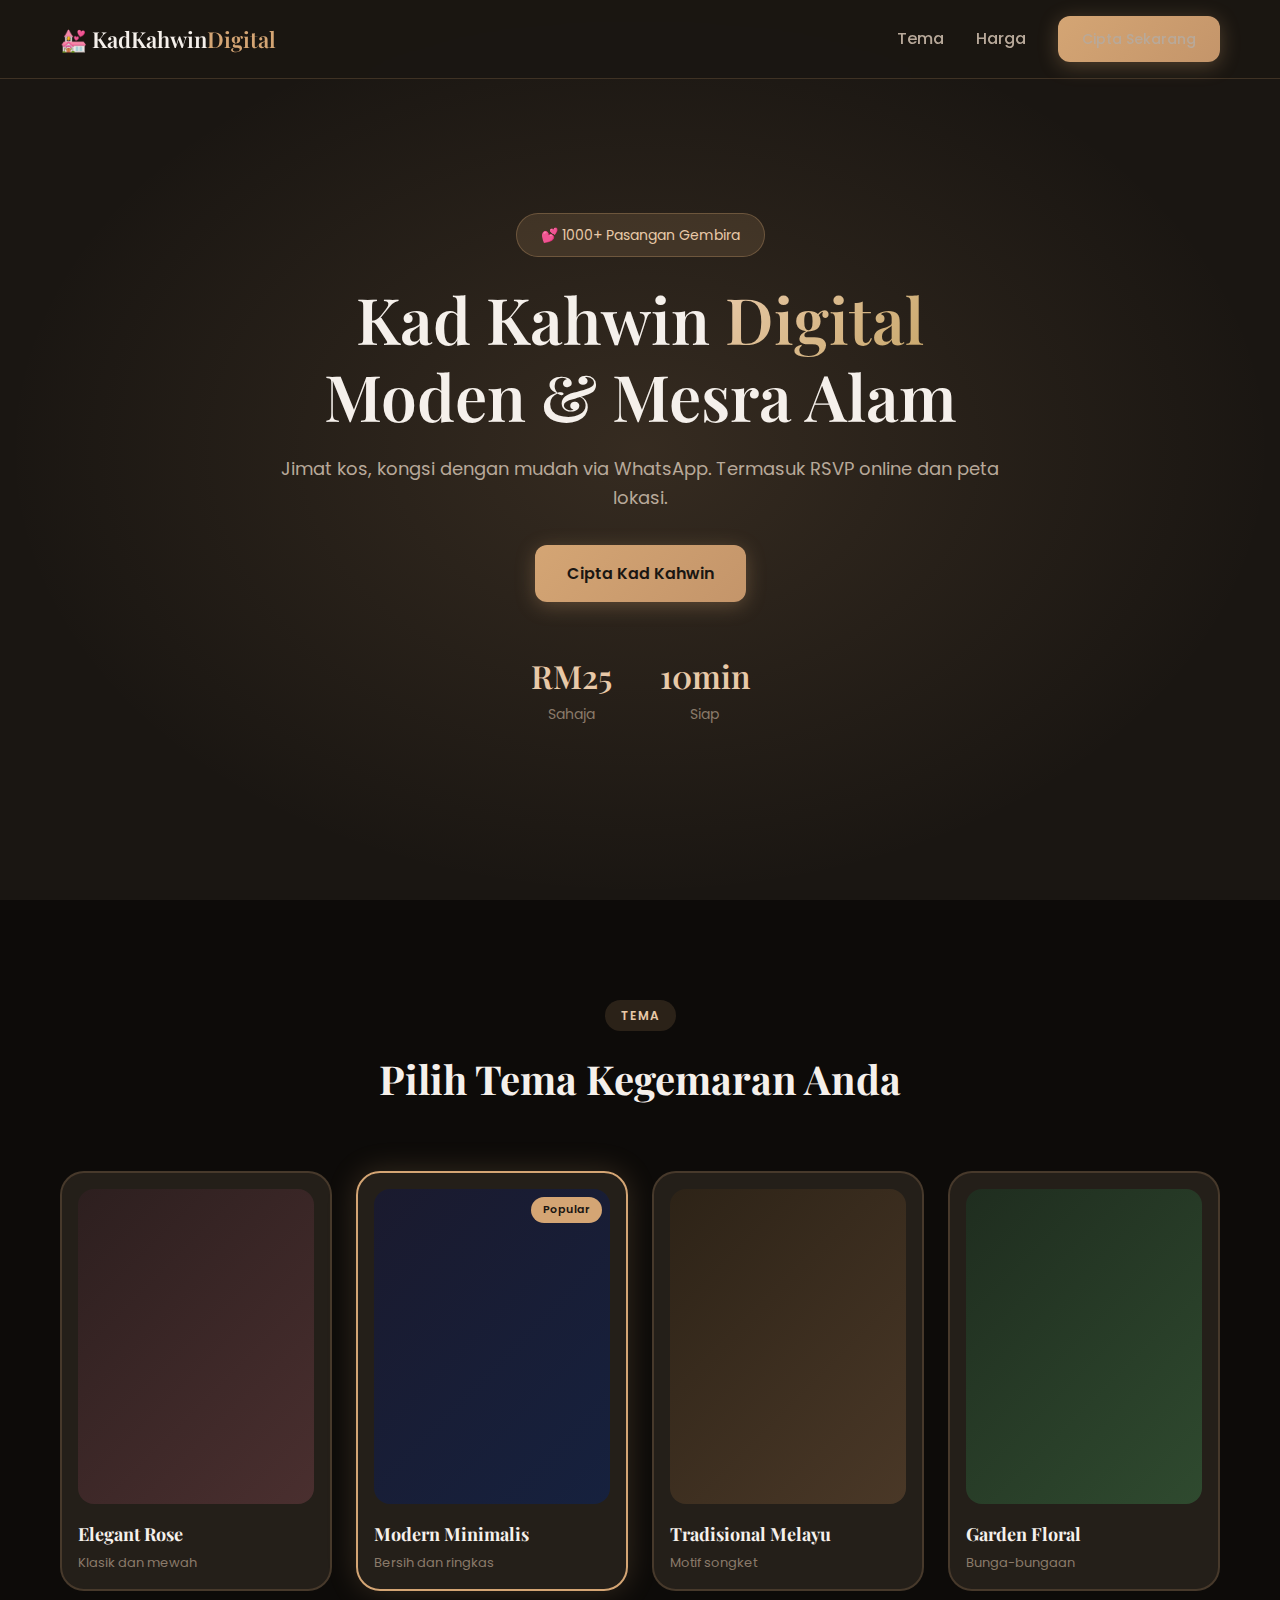
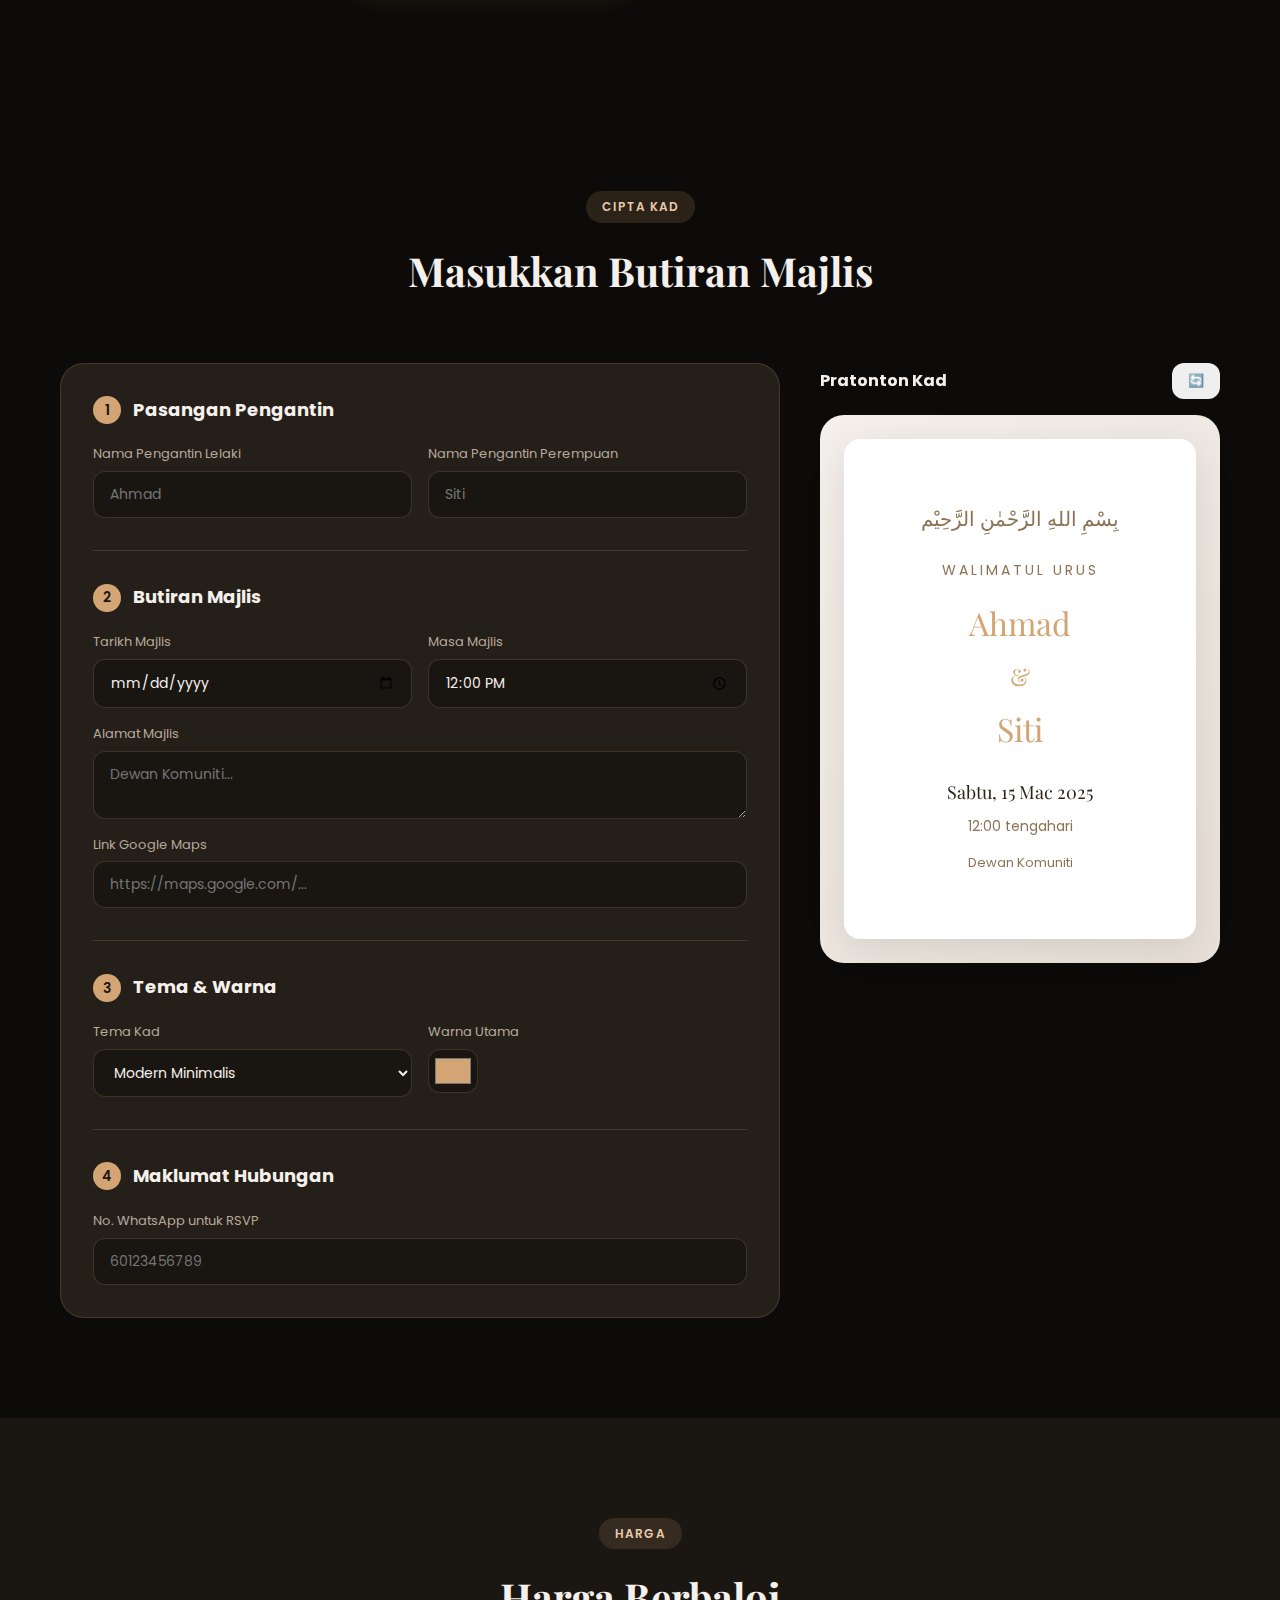
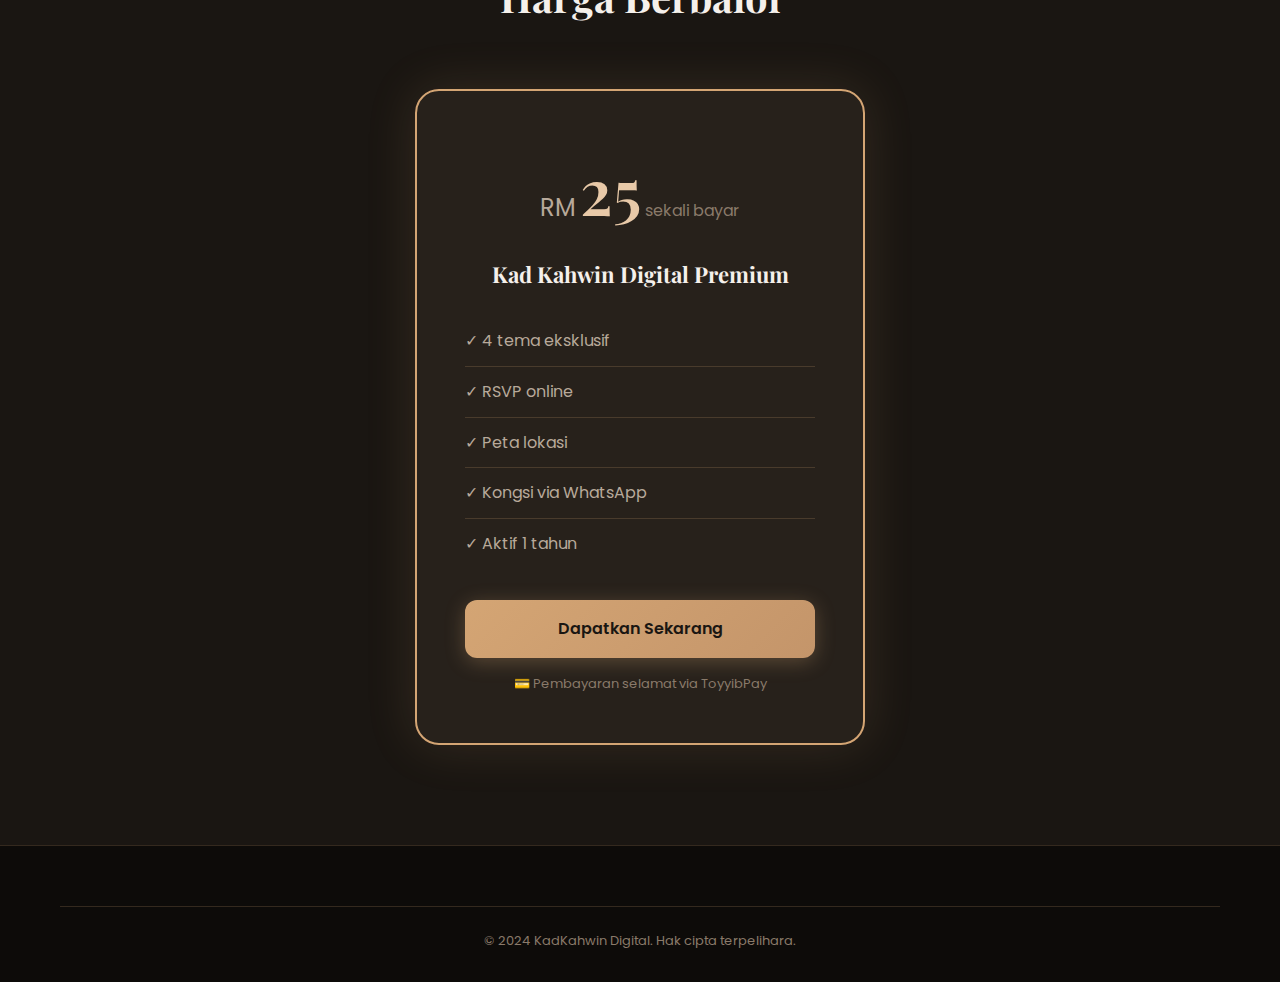
<file: index.html>
<!DOCTYPE html>
<html lang="ms">

<head>
    <meta charset="UTF-8">
    <meta name="viewport" content="width=device-width, initial-scale=1.0">
    <meta name="description" content="KadKahwin Digital - Kad kahwin digital moden dan mesra alam.">
    <title>KadKahwin Digital - Kad Kahwin Moden</title>
    <link
        href="https://fonts.googleapis.com/css2?family=Playfair+Display:wght@400;500;600;700&family=Poppins:wght@300;400;500;600;700&display=swap"
        rel="stylesheet">
    <link rel="stylesheet" href="style.css">
</head>

<body>
    <nav class="navbar">
        <div class="container nav-container">
            <a href="index.html" class="logo">💒 KadKahwin<span>Digital</span></a>
            <div class="nav-links">
                <a href="#themes">Tema</a>
                <a href="#pricing">Harga</a>
                <a href="#create" class="btn btn-primary">Cipta Sekarang</a>
            </div>
        </div>
    </nav>

    <section class="hero">
        <div class="hero-bg"></div>
        <div class="container hero-content">
            <span class="badge">💕 1000+ Pasangan Gembira</span>
            <h1>Kad Kahwin <span class="gradient-text">Digital</span><br>Moden & Mesra Alam</h1>
            <p class="subtitle">Jimat kos, kongsi dengan mudah via WhatsApp. Termasuk RSVP online dan peta lokasi.</p>
            <div class="hero-cta">
                <a href="#create" class="btn btn-primary btn-large">Cipta Kad Kahwin</a>
            </div>
            <div class="hero-stats">
                <div class="stat"><span class="num">RM25</span><span>Sahaja</span></div>
                <div class="stat"><span class="num">10min</span><span>Siap</span></div>
            </div>
        </div>
    </section>

    <section id="themes" class="themes">
        <div class="container">
            <div class="section-header">
                <span class="section-badge">TEMA</span>
                <h2>Pilih Tema Kegemaran Anda</h2>
            </div>
            <div class="themes-grid">
                <div class="theme-card" data-theme="elegant">
                    <div class="theme-preview elegant"></div>
                    <div class="theme-info">
                        <h3>Elegant Rose</h3>
                        <p>Klasik dan mewah</p>
                    </div>
                </div>
                <div class="theme-card active" data-theme="modern">
                    <div class="theme-preview modern"></div>
                    <div class="theme-info">
                        <h3>Modern Minimalis</h3>
                        <p>Bersih dan ringkas</p>
                    </div>
                    <span class="popular">Popular</span>
                </div>
                <div class="theme-card" data-theme="traditional">
                    <div class="theme-preview traditional"></div>
                    <div class="theme-info">
                        <h3>Tradisional Melayu</h3>
                        <p>Motif songket</p>
                    </div>
                </div>
                <div class="theme-card" data-theme="floral">
                    <div class="theme-preview floral"></div>
                    <div class="theme-info">
                        <h3>Garden Floral</h3>
                        <p>Bunga-bungaan</p>
                    </div>
                </div>
            </div>
        </div>
    </section>

    <section id="create" class="create">
        <div class="container">
            <div class="section-header">
                <span class="section-badge">CIPTA KAD</span>
                <h2>Masukkan Butiran Majlis</h2>
            </div>
            <div class="create-container">
                <div class="create-form">
                    <form id="weddingForm">
                        <div class="form-section">
                            <h3><span class="num">1</span> Pasangan Pengantin</h3>
                            <div class="form-grid">
                                <div class="form-group">
                                    <label>Nama Pengantin Lelaki</label>
                                    <input type="text" name="groom_name" required placeholder="Ahmad">
                                </div>
                                <div class="form-group">
                                    <label>Nama Pengantin Perempuan</label>
                                    <input type="text" name="bride_name" required placeholder="Siti">
                                </div>
                            </div>
                        </div>

                        <div class="form-section">
                            <h3><span class="num">2</span> Butiran Majlis</h3>
                            <div class="form-grid">
                                <div class="form-group">
                                    <label>Tarikh Majlis</label>
                                    <input type="date" name="event_date" required>
                                </div>
                                <div class="form-group">
                                    <label>Masa Majlis</label>
                                    <input type="time" name="event_time" value="12:00">
                                </div>
                                <div class="form-group full">
                                    <label>Alamat Majlis</label>
                                    <textarea name="venue_address" rows="2" placeholder="Dewan Komuniti..."></textarea>
                                </div>
                                <div class="form-group full">
                                    <label>Link Google Maps</label>
                                    <input type="url" name="maps_link" placeholder="https://maps.google.com/...">
                                </div>
                            </div>
                        </div>

                        <div class="form-section">
                            <h3><span class="num">3</span> Tema & Warna</h3>
                            <div class="form-grid">
                                <div class="form-group">
                                    <label>Tema Kad</label>
                                    <select name="theme" id="themeSelect">
                                        <option value="elegant">Elegant Rose</option>
                                        <option value="modern" selected>Modern Minimalis</option>
                                        <option value="traditional">Tradisional Melayu</option>
                                        <option value="floral">Garden Floral</option>
                                    </select>
                                </div>
                                <div class="form-group">
                                    <label>Warna Utama</label>
                                    <input type="color" name="primary_color" value="#d4a574">
                                </div>
                            </div>
                        </div>

                        <div class="form-section">
                            <h3><span class="num">4</span> Maklumat Hubungan</h3>
                            <div class="form-group">
                                <label>No. WhatsApp untuk RSVP</label>
                                <input type="tel" name="whatsapp" required placeholder="60123456789">
                            </div>
                        </div>
                    </form>
                </div>

                <div class="create-preview">
                    <div class="preview-header">
                        <h4>Pratonton Kad</h4>
                        <button type="button" id="refreshBtn" class="btn btn-small">🔄</button>
                    </div>
                    <div class="preview-container">
                        <div id="cardPreview" class="card-preview modern">
                            <div class="card-inner">
                                <div class="bismillah">بِسْمِ اللهِ الرَّحْمٰنِ الرَّحِيْم</div>
                                <div class="card-title">Walimatul Urus</div>
                                <div class="couple-names">
                                    <span class="groom">Ahmad</span>
                                    <span class="and">&</span>
                                    <span class="bride">Siti</span>
                                </div>
                                <div class="event-date">Sabtu, 15 Mac 2025</div>
                                <div class="event-time">12:00 tengahari</div>
                                <div class="venue">Dewan Komuniti</div>
                            </div>
                        </div>
                    </div>
                </div>
            </div>
        </div>
    </section>

    <section id="pricing" class="pricing">
        <div class="container">
            <div class="section-header">
                <span class="section-badge">HARGA</span>
                <h2>Harga Berbaloi</h2>
            </div>
            <div class="pricing-card">
                <div class="price-tag">
                    <span class="currency">RM</span>
                    <span class="amount">25</span>
                    <span class="period">sekali bayar</span>
                </div>
                <h3>Kad Kahwin Digital Premium</h3>
                <ul class="features-list">
                    <li>✓ 4 tema eksklusif</li>
                    <li>✓ RSVP online</li>
                    <li>✓ Peta lokasi</li>
                    <li>✓ Kongsi via WhatsApp</li>
                    <li>✓ Aktif 1 tahun</li>
                </ul>
                <!-- TOYYIBPAY: Replace YOUR_TOYYIBPAY_LINK with your actual ToyyibPay payment link -->
                <a href="YOUR_TOYYIBPAY_LINK" id="payButton" class="btn btn-primary btn-large btn-full"
                    onclick="saveCardData()">
                    Dapatkan Sekarang
                </a>
                <p class="note">💳 Pembayaran selamat via ToyyibPay</p>
            </div>
        </div>
    </section>

    <footer class="footer">
        <div class="container">
            <div class="footer-bottom">
                <p>&copy; 2024 KadKahwin Digital. Hak cipta terpelihara.</p>
            </div>
        </div>
    </footer>

    <script src="script.js"></script>
</body>

</html>
</file>
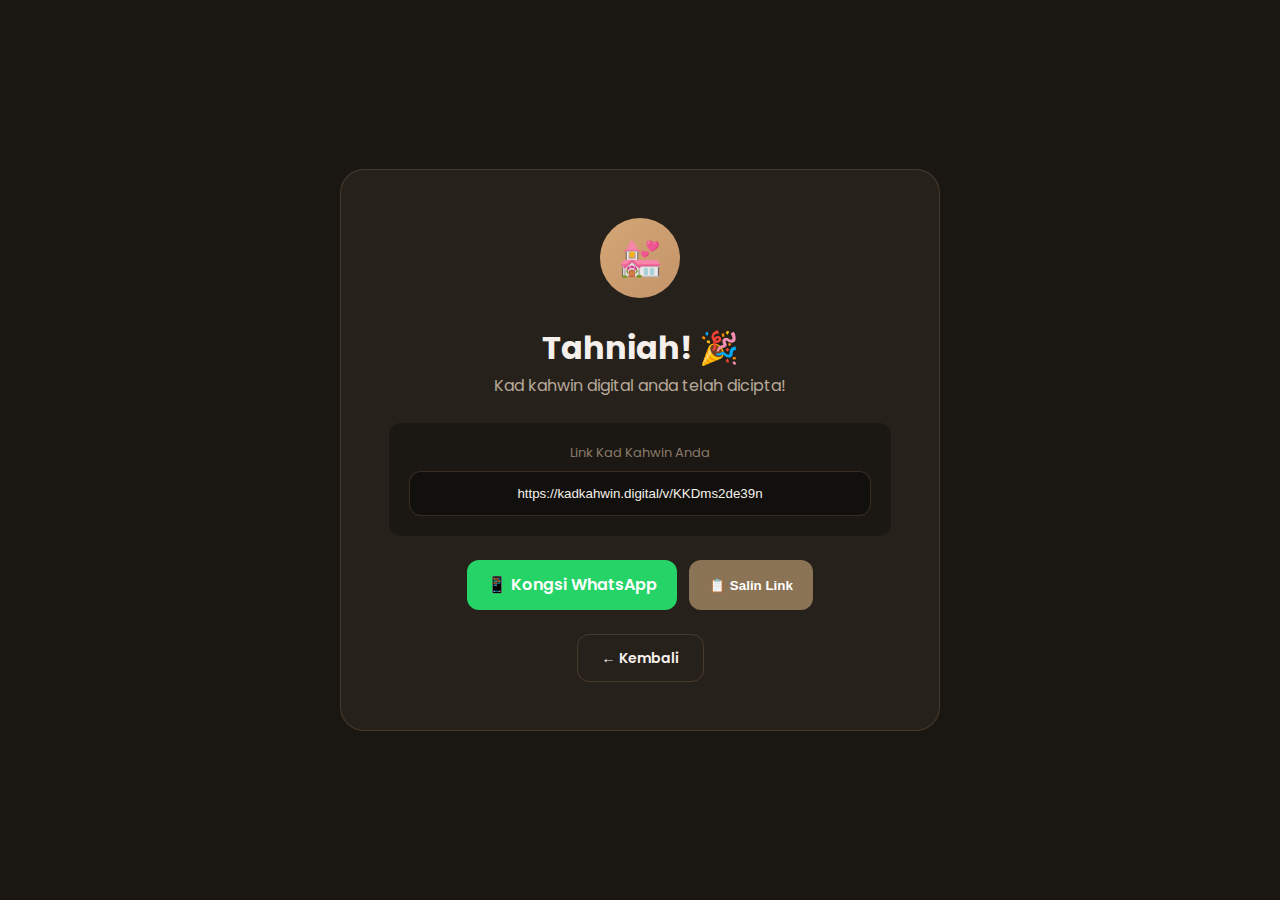
<file: success.html>
<!DOCTYPE html>
<html lang="ms">

<head>
    <meta charset="UTF-8">
    <meta name="viewport" content="width=device-width, initial-scale=1.0">
    <title>Berjaya - KadKahwin Digital</title>
    <link
        href="https://fonts.googleapis.com/css2?family=Playfair+Display:wght@400;600&family=Poppins:wght@400;500;600&display=swap"
        rel="stylesheet">
    <link rel="stylesheet" href="style.css">
    <style>
        .success-page {
            min-height: 100vh;
            display: flex;
            align-items: center;
            justify-content: center;
            padding: 40px 20px;
        }

        .success-card {
            background: var(--bg-card);
            border: 1px solid var(--border-color);
            border-radius: var(--radius-xl);
            padding: 48px;
            max-width: 600px;
            width: 100%;
            text-align: center;
        }

        .success-icon {
            width: 80px;
            height: 80px;
            background: linear-gradient(135deg, var(--primary), var(--primary-dark));
            border-radius: 50%;
            display: flex;
            align-items: center;
            justify-content: center;
            margin: 0 auto 24px;
            font-size: 36px;
        }

        .card-link-box {
            background: rgba(0, 0, 0, 0.3);
            border-radius: var(--radius-md);
            padding: 20px;
            margin: 24px 0;
        }

        .card-link-box input {
            width: 100%;
            padding: 14px;
            background: rgba(0, 0, 0, 0.3);
            border: 1px solid var(--border-color);
            border-radius: var(--radius-md);
            color: var(--text-primary);
            text-align: center;
        }

        .share-btns {
            display: flex;
            gap: 12px;
            justify-content: center;
            flex-wrap: wrap;
            margin-bottom: 24px;
        }

        .share-btn {
            padding: 12px 20px;
            background: #25d366;
            color: white;
            border-radius: var(--radius-md);
            text-decoration: none;
            font-weight: 600;
        }
    </style>
</head>

<body>
    <div class="success-page">
        <div class="success-card">
            <div class="success-icon">💒</div>
            <h1>Tahniah! 🎉</h1>
            <p style="color:var(--text-secondary);margin-bottom:16px">Kad kahwin digital anda telah dicipta!</p>

            <div class="card-link-box">
                <label style="display:block;margin-bottom:8px;color:var(--text-muted);font-size:13px">Link Kad Kahwin
                    Anda</label>
                <input type="text" id="cardUrl" readonly onclick="this.select()">
            </div>

            <div class="share-btns">
                <a href="#" id="whatsappShare" class="share-btn">📱 Kongsi WhatsApp</a>
                <button onclick="copyLink()" class="share-btn"
                    style="background:var(--secondary);border:none;cursor:pointer">📋 Salin Link</button>
            </div>

            <a href="index.html" class="btn btn-secondary">← Kembali</a>
        </div>
    </div>
    <script>
        const cardData = JSON.parse(localStorage.getItem('cardData') || '{}');
        const cardId = 'KKD' + Date.now().toString(36);
        const cardUrl = 'https://kadkahwin.digital/v/' + cardId;

        document.getElementById('cardUrl').value = cardUrl;
        document.getElementById('whatsappShare').href = 'https://wa.me/?text=' + encodeURIComponent('Anda dijemput ke majlis perkahwinan kami! ' + cardUrl);

        function copyLink() {
            document.getElementById('cardUrl').select();
            document.execCommand('copy');
            alert('Link telah disalin!');
        }
    </script>
</body>

</html>
</file>
<file: style.css>
:root {
    --primary: #d4a574;
    --primary-dark: #c4956a;
    --primary-light: #e8c9a8;
    --secondary: #8b7355;
    --accent: #c9a86c;
    --bg-dark: #1a1612;
    --bg-darker: #0d0b09;
    --bg-card: rgba(42, 36, 30, 0.8);
    --text-primary: #f5f0eb;
    --text-secondary: #b8a99a;
    --text-muted: #8a7a6a;
    --border-color: rgba(212, 165, 116, 0.2);
    --radius-md: 12px;
    --radius-lg: 16px;
    --radius-xl: 24px;
    --transition: 300ms ease;
    --font-display: 'Playfair Display', serif;
    --font-body: 'Poppins', sans-serif;
}

*,
*::before,
*::after {
    margin: 0;
    padding: 0;
    box-sizing: border-box;
}

html {
    scroll-behavior: smooth;
}

body {
    font-family: var(--font-body);
    background: var(--bg-dark);
    color: var(--text-primary);
    line-height: 1.6;
}

.container {
    max-width: 1200px;
    margin: 0 auto;
    padding: 0 20px;
}

.navbar {
    position: fixed;
    top: 0;
    left: 0;
    right: 0;
    z-index: 1000;
    padding: 16px 0;
    background: rgba(26, 22, 18, 0.95);
    backdrop-filter: blur(20px);
    border-bottom: 1px solid var(--border-color);
}

.nav-container {
    display: flex;
    align-items: center;
    justify-content: space-between;
}

.logo {
    font-family: var(--font-display);
    font-size: 22px;
    font-weight: 600;
    color: var(--text-primary);
    text-decoration: none;
}

.logo span {
    color: var(--primary);
}

.nav-links {
    display: flex;
    align-items: center;
    gap: 32px;
}

.nav-links a {
    color: var(--text-secondary);
    text-decoration: none;
    font-weight: 500;
    transition: var(--transition);
}

.nav-links a:hover {
    color: var(--text-primary);
}

.btn {
    display: inline-flex;
    align-items: center;
    justify-content: center;
    gap: 8px;
    padding: 12px 24px;
    font-family: inherit;
    font-size: 14px;
    font-weight: 600;
    border-radius: var(--radius-md);
    border: none;
    cursor: pointer;
    transition: var(--transition);
    text-decoration: none;
}

.btn-primary {
    background: linear-gradient(135deg, var(--primary), var(--primary-dark));
    color: #1a1612;
    box-shadow: 0 4px 20px rgba(212, 165, 116, 0.3);
}

.btn-primary:hover {
    transform: translateY(-2px);
    box-shadow: 0 6px 25px rgba(212, 165, 116, 0.4);
}

.btn-secondary {
    background: transparent;
    color: var(--text-primary);
    border: 1px solid var(--border-color);
}

.btn-secondary:hover {
    border-color: var(--primary);
    background: rgba(212, 165, 116, 0.1);
}

.btn-large {
    padding: 16px 32px;
    font-size: 16px;
}

.btn-small {
    padding: 8px 16px;
    font-size: 13px;
}

.btn-full {
    width: 100%;
}

.hero {
    min-height: 100vh;
    display: flex;
    align-items: center;
    justify-content: center;
    text-align: center;
    padding: 120px 0 80px;
    position: relative;
}

.hero-bg {
    position: absolute;
    inset: 0;
    background: radial-gradient(ellipse at center, rgba(212, 165, 116, 0.15), transparent 70%);
    z-index: -1;
}

.hero-content {
    max-width: 800px;
}

.badge {
    display: inline-block;
    padding: 10px 24px;
    background: rgba(212, 165, 116, 0.15);
    border: 1px solid rgba(212, 165, 116, 0.3);
    border-radius: 50px;
    font-size: 14px;
    color: var(--primary-light);
    margin-bottom: 24px;
}

.hero h1 {
    font-family: var(--font-display);
    font-size: clamp(40px, 6vw, 64px);
    font-weight: 600;
    margin-bottom: 20px;
    line-height: 1.2;
}

.gradient-text {
    background: linear-gradient(135deg, var(--primary-light), var(--accent));
    -webkit-background-clip: text;
    -webkit-text-fill-color: transparent;
    background-clip: text;
}

.hero .subtitle {
    font-size: 18px;
    color: var(--text-secondary);
    margin-bottom: 32px;
}

.hero-cta {
    display: flex;
    gap: 16px;
    justify-content: center;
    margin-bottom: 48px;
}

.hero-stats {
    display: flex;
    justify-content: center;
    gap: 48px;
}

.stat {
    text-align: center;
}

.stat .num {
    display: block;
    font-family: var(--font-display);
    font-size: 32px;
    font-weight: 600;
    color: var(--primary-light);
}

.stat span:last-child {
    font-size: 14px;
    color: var(--text-muted);
}

section {
    padding: 100px 0;
}

.section-header {
    text-align: center;
    margin-bottom: 60px;
}

.section-badge {
    display: inline-block;
    padding: 6px 16px;
    background: rgba(212, 165, 116, 0.15);
    color: var(--primary-light);
    border-radius: 50px;
    font-size: 12px;
    font-weight: 600;
    letter-spacing: 1px;
    margin-bottom: 16px;
}

.section-header h2 {
    font-family: var(--font-display);
    font-size: clamp(28px, 4vw, 40px);
    margin-bottom: 12px;
}

.section-header p {
    color: var(--text-secondary);
    font-size: 18px;
}

.themes {
    background: var(--bg-darker);
}

.themes-grid {
    display: grid;
    grid-template-columns: repeat(auto-fit, minmax(260px, 1fr));
    gap: 24px;
}

.theme-card {
    background: var(--bg-card);
    border: 2px solid var(--border-color);
    border-radius: var(--radius-xl);
    padding: 16px;
    cursor: pointer;
    transition: var(--transition);
    position: relative;
}

.theme-card:hover {
    border-color: var(--primary);
    transform: translateY(-4px);
}

.theme-card.active {
    border-color: var(--primary);
    box-shadow: 0 0 30px rgba(212, 165, 116, 0.2);
}

.theme-preview {
    aspect-ratio: 3/4;
    border-radius: var(--radius-lg);
    margin-bottom: 16px;
}

.theme-preview.elegant {
    background: linear-gradient(135deg, #2d1f1f, #4a2f2f);
}

.theme-preview.modern {
    background: linear-gradient(135deg, #1a1a2e, #16213e);
}

.theme-preview.traditional {
    background: linear-gradient(135deg, #2d2317, #4a3827);
}

.theme-preview.floral {
    background: linear-gradient(135deg, #1f2d1f, #2f4a2f);
}

.theme-info h3 {
    font-family: var(--font-display);
    font-size: 18px;
    margin-bottom: 4px;
}

.theme-info p {
    font-size: 13px;
    color: var(--text-muted);
}

.popular {
    position: absolute;
    top: 24px;
    right: 24px;
    background: var(--primary);
    color: #1a1612;
    padding: 4px 12px;
    border-radius: 50px;
    font-size: 11px;
    font-weight: 600;
}

.features-grid {
    display: grid;
    grid-template-columns: repeat(auto-fit, minmax(300px, 1fr));
    gap: 24px;
}

.feature-card {
    background: var(--bg-card);
    border: 1px solid var(--border-color);
    border-radius: var(--radius-lg);
    padding: 32px;
    transition: var(--transition);
}

.feature-card:hover {
    border-color: var(--primary);
    transform: translateY(-4px);
}

.feature-icon {
    font-size: 40px;
    margin-bottom: 20px;
    display: block;
}

.feature-card h3 {
    font-size: 18px;
    margin-bottom: 8px;
}

.feature-card p {
    font-size: 14px;
    color: var(--text-secondary);
}

.create {
    background: var(--bg-darker);
}

.create-container {
    display: grid;
    grid-template-columns: 1fr 400px;
    gap: 40px;
    align-items: start;
}

.create-form {
    background: var(--bg-card);
    border: 1px solid var(--border-color);
    border-radius: var(--radius-xl);
    padding: 32px;
}

.form-section {
    margin-bottom: 32px;
    padding-bottom: 32px;
    border-bottom: 1px solid var(--border-color);
}

.form-section:last-child {
    border-bottom: none;
    margin-bottom: 0;
    padding-bottom: 0;
}

.form-section h3 {
    display: flex;
    align-items: center;
    gap: 12px;
    font-size: 18px;
    margin-bottom: 20px;
}

.form-section .num {
    display: flex;
    align-items: center;
    justify-content: center;
    width: 28px;
    height: 28px;
    background: var(--primary);
    color: #1a1612;
    border-radius: 50%;
    font-size: 14px;
    font-weight: 600;
}

.form-grid {
    display: grid;
    grid-template-columns: repeat(2, 1fr);
    gap: 16px;
}

.form-group {
    display: flex;
    flex-direction: column;
    gap: 6px;
}

.form-group.full {
    grid-column: 1 / -1;
}

.form-group label {
    font-size: 13px;
    color: var(--text-secondary);
}

.form-group input,
.form-group textarea,
.form-group select {
    padding: 12px 16px;
    background: rgba(0, 0, 0, 0.3);
    border: 1px solid var(--border-color);
    border-radius: var(--radius-md);
    color: var(--text-primary);
    font-family: inherit;
    font-size: 14px;
    transition: var(--transition);
}

.form-group input:focus,
.form-group textarea:focus,
.form-group select:focus {
    outline: none;
    border-color: var(--primary);
}

.form-group input[type="color"] {
    height: 44px;
    padding: 4px;
    cursor: pointer;
}

.create-preview {
    position: sticky;
    top: 100px;
}

.preview-header {
    display: flex;
    justify-content: space-between;
    align-items: center;
    margin-bottom: 16px;
}

.preview-header h4 {
    font-size: 16px;
}

.preview-container {
    background: linear-gradient(135deg, #f5f0eb, #e8e0d8);
    border-radius: var(--radius-xl);
    padding: 24px;
}

.card-preview {
    background: white;
    border-radius: var(--radius-lg);
    padding: 40px 24px;
    text-align: center;
    min-height: 500px;
    display: flex;
    align-items: center;
    justify-content: center;
    box-shadow: 0 10px 40px rgba(0, 0, 0, 0.1);
}

.card-inner {
    color: #2d2417;
}

.bismillah {
    font-size: 20px;
    margin-bottom: 24px;
    color: #8b7355;
}

.card-title {
    font-size: 14px;
    letter-spacing: 3px;
    color: #8b7355;
    margin-bottom: 16px;
    text-transform: uppercase;
}

.couple-names {
    margin-bottom: 24px;
}

.couple-names .groom,
.couple-names .bride {
    font-family: var(--font-display);
    font-size: 32px;
    display: block;
    color: #2d2417;
}

.couple-names .and {
    font-family: var(--font-display);
    font-size: 24px;
    color: var(--primary);
    margin: 8px 0;
    display: block;
}

.event-date {
    font-family: var(--font-display);
    font-size: 18px;
    color: #2d2417;
    margin-bottom: 8px;
}

.event-time {
    font-size: 14px;
    color: #8b7355;
    margin-bottom: 16px;
}

.venue {
    font-size: 13px;
    color: #8b7355;
    max-width: 200px;
    margin: 0 auto;
}

.pricing {
    background: var(--bg-dark);
}

.pricing-card {
    max-width: 450px;
    margin: 0 auto;
    background: var(--bg-card);
    border: 2px solid var(--primary);
    border-radius: var(--radius-xl);
    padding: 48px;
    text-align: center;
    box-shadow: 0 0 50px rgba(212, 165, 116, 0.15);
}

.price-tag {
    display: flex;
    align-items: baseline;
    justify-content: center;
    gap: 4px;
    margin-bottom: 16px;
}

.price-tag .currency {
    font-size: 24px;
    color: var(--text-secondary);
}

.price-tag .amount {
    font-family: var(--font-display);
    font-size: 64px;
    font-weight: 600;
    color: var(--primary-light);
}

.price-tag .period {
    font-size: 16px;
    color: var(--text-muted);
}

.pricing-card h3 {
    font-family: var(--font-display);
    font-size: 22px;
    margin-bottom: 24px;
}

.features-list {
    list-style: none;
    text-align: left;
    margin-bottom: 32px;
}

.features-list li {
    padding: 12px 0;
    border-bottom: 1px solid var(--border-color);
    color: var(--text-secondary);
}

.features-list li:last-child {
    border-bottom: none;
}

.pricing-card .note {
    margin-top: 16px;
    font-size: 13px;
    color: var(--text-muted);
}

.footer {
    background: var(--bg-darker);
    padding: 60px 0 30px;
    border-top: 1px solid var(--border-color);
}

.footer-content {
    display: grid;
    grid-template-columns: 2fr 1fr;
    gap: 40px;
    margin-bottom: 40px;
}

.footer-brand p {
    margin-top: 12px;
    color: var(--text-secondary);
    font-size: 14px;
}

.footer-links h4 {
    font-size: 14px;
    margin-bottom: 16px;
}

.footer-links a {
    display: block;
    color: var(--text-secondary);
    font-size: 14px;
    margin-bottom: 8px;
    text-decoration: none;
}

.footer-bottom {
    text-align: center;
    padding-top: 24px;
    border-top: 1px solid var(--border-color);
    color: var(--text-muted);
    font-size: 13px;
}

@media (max-width: 1024px) {
    .create-container {
        grid-template-columns: 1fr;
    }

    .create-preview {
        position: static;
    }
}

@media (max-width: 768px) {
    .nav-links {
        display: none;
    }

    .hero-cta {
        flex-direction: column;
    }

    .hero-stats {
        flex-direction: column;
        gap: 24px;
    }

    .form-grid {
        grid-template-columns: 1fr;
    }

    .footer-content {
        grid-template-columns: 1fr;
        text-align: center;
    }
}
</file>
